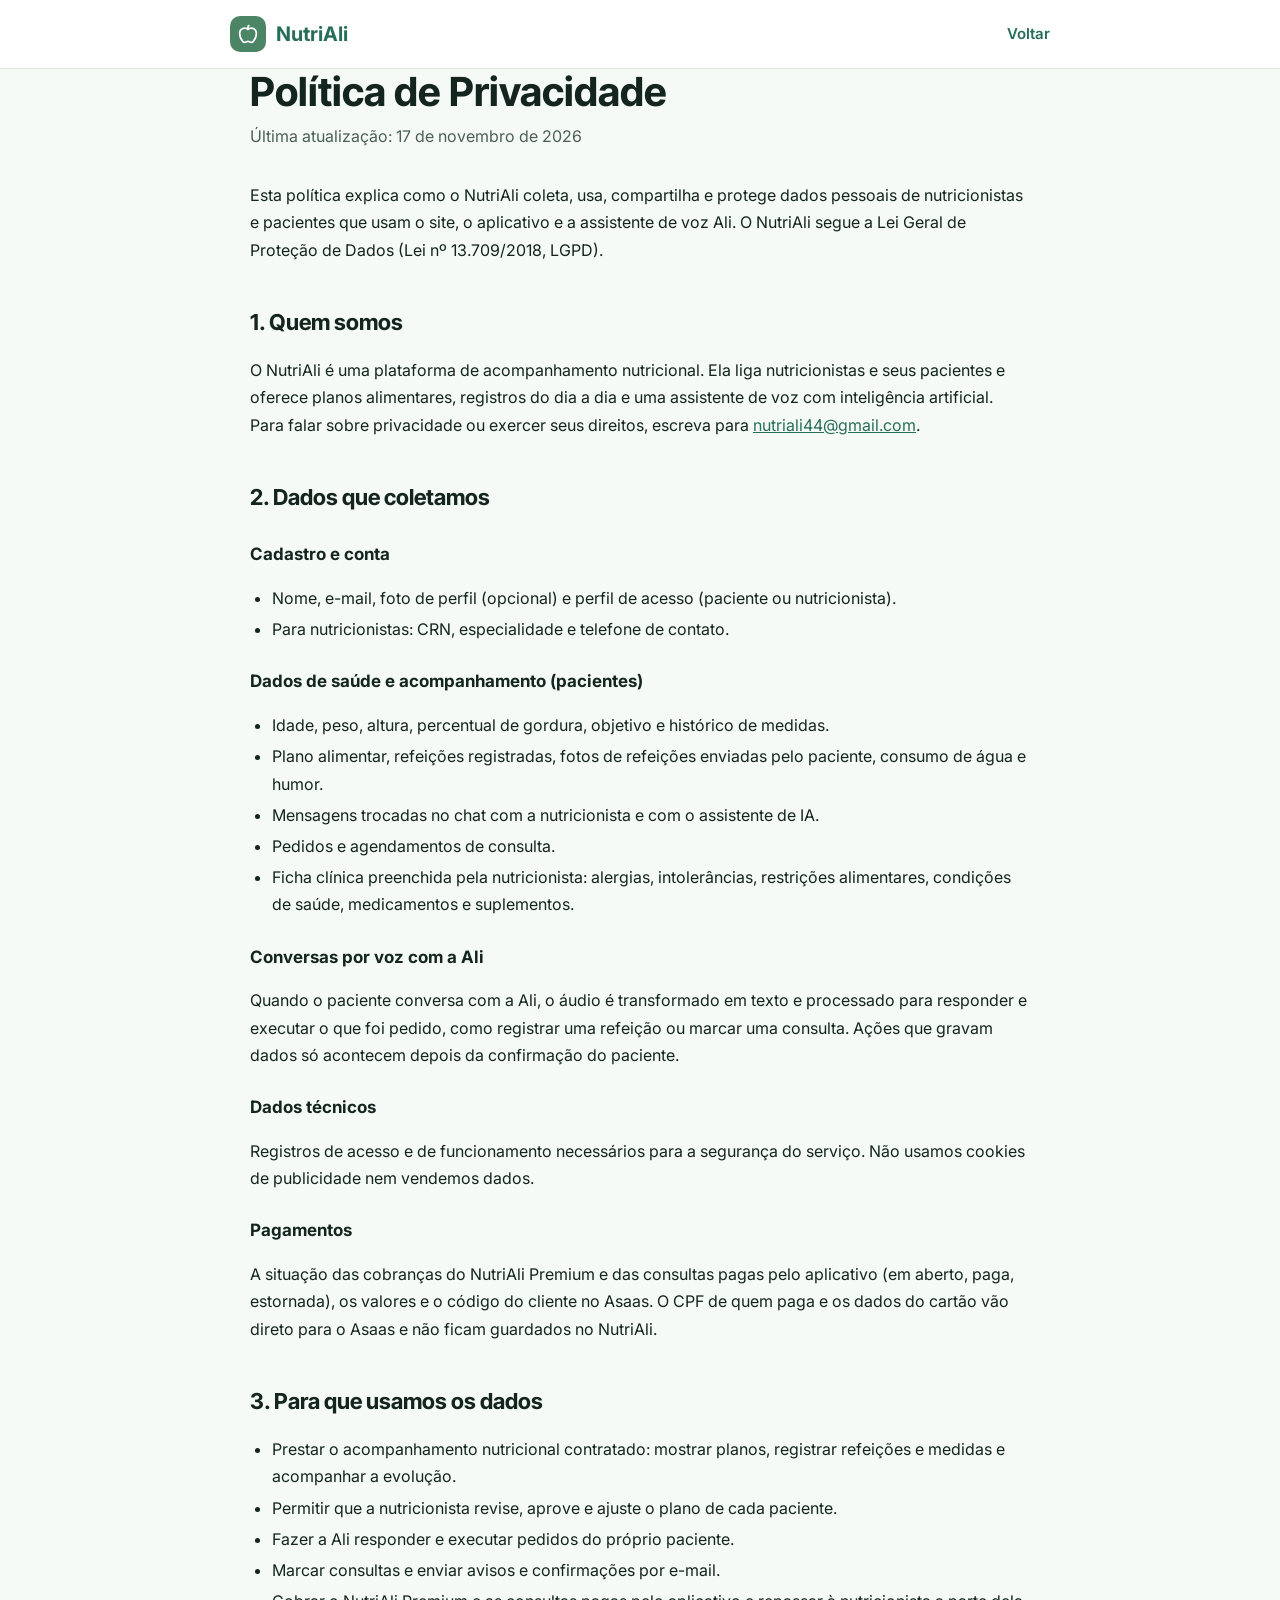
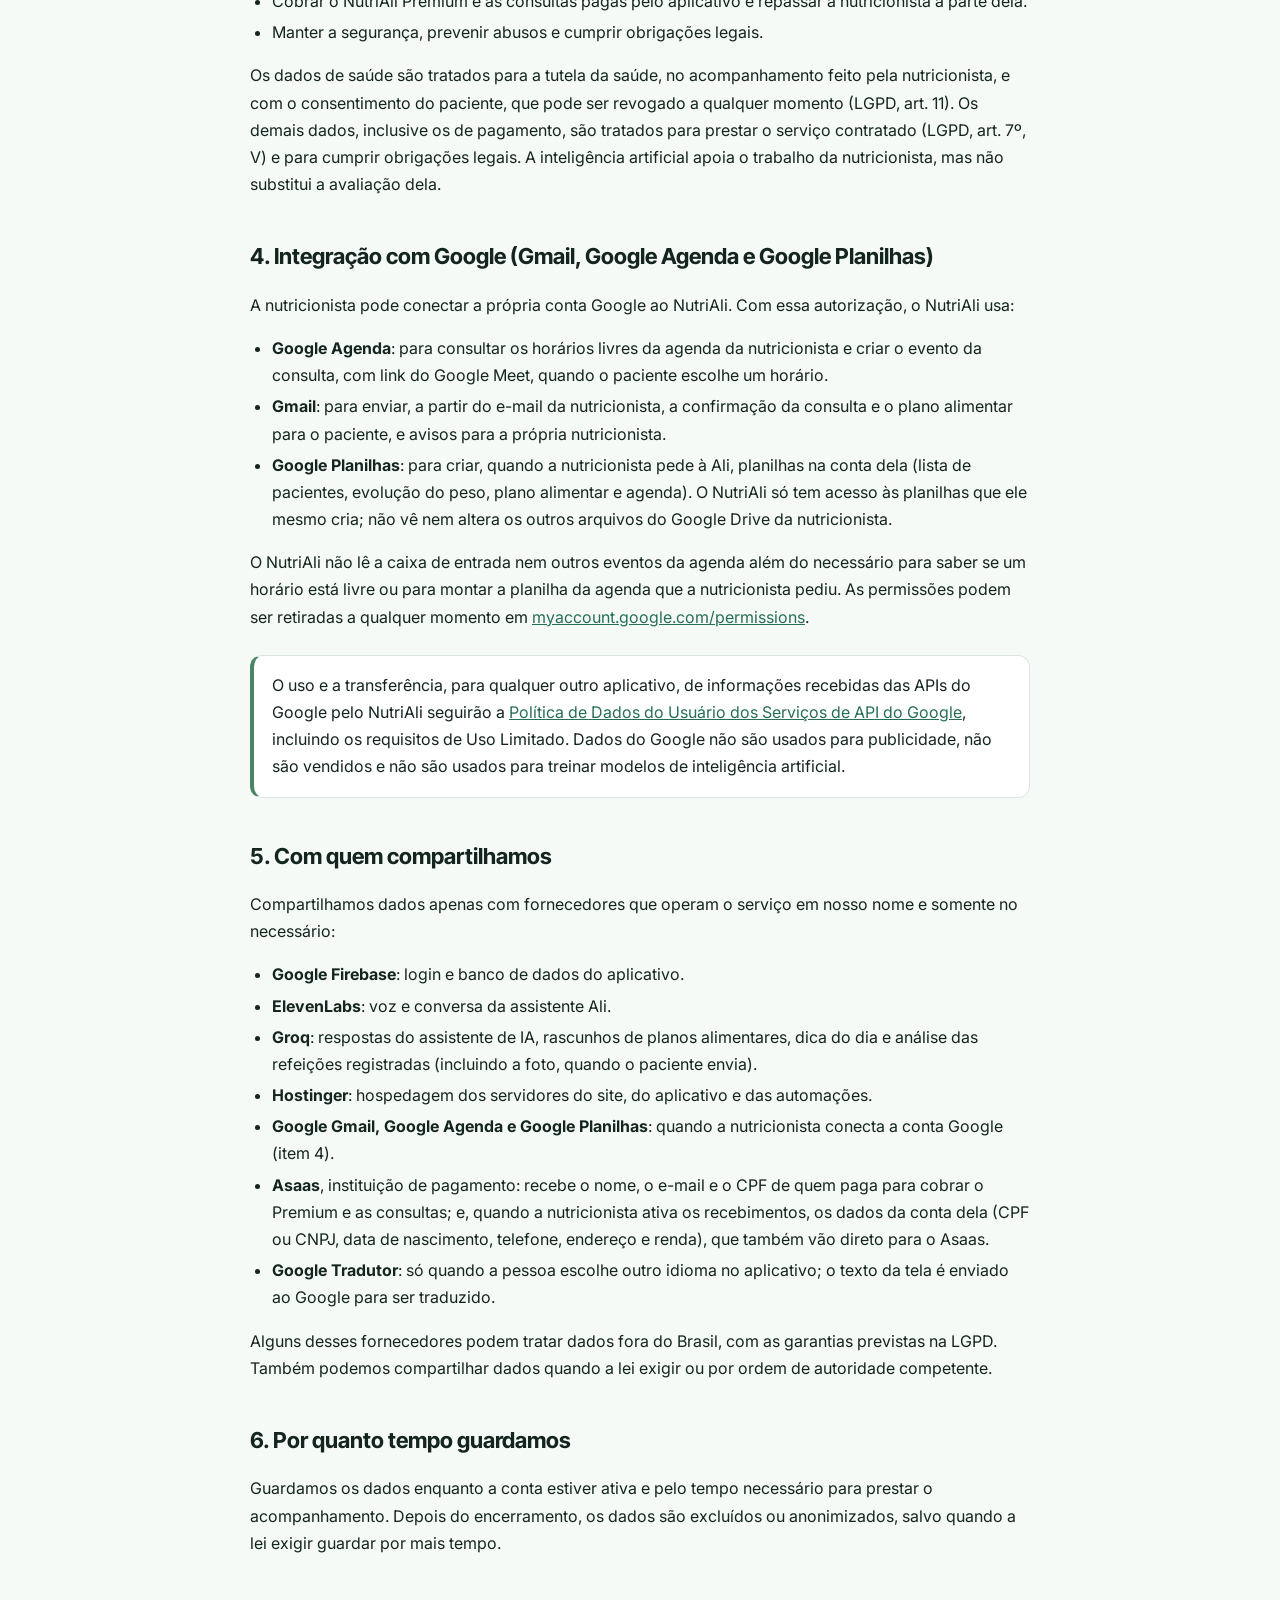
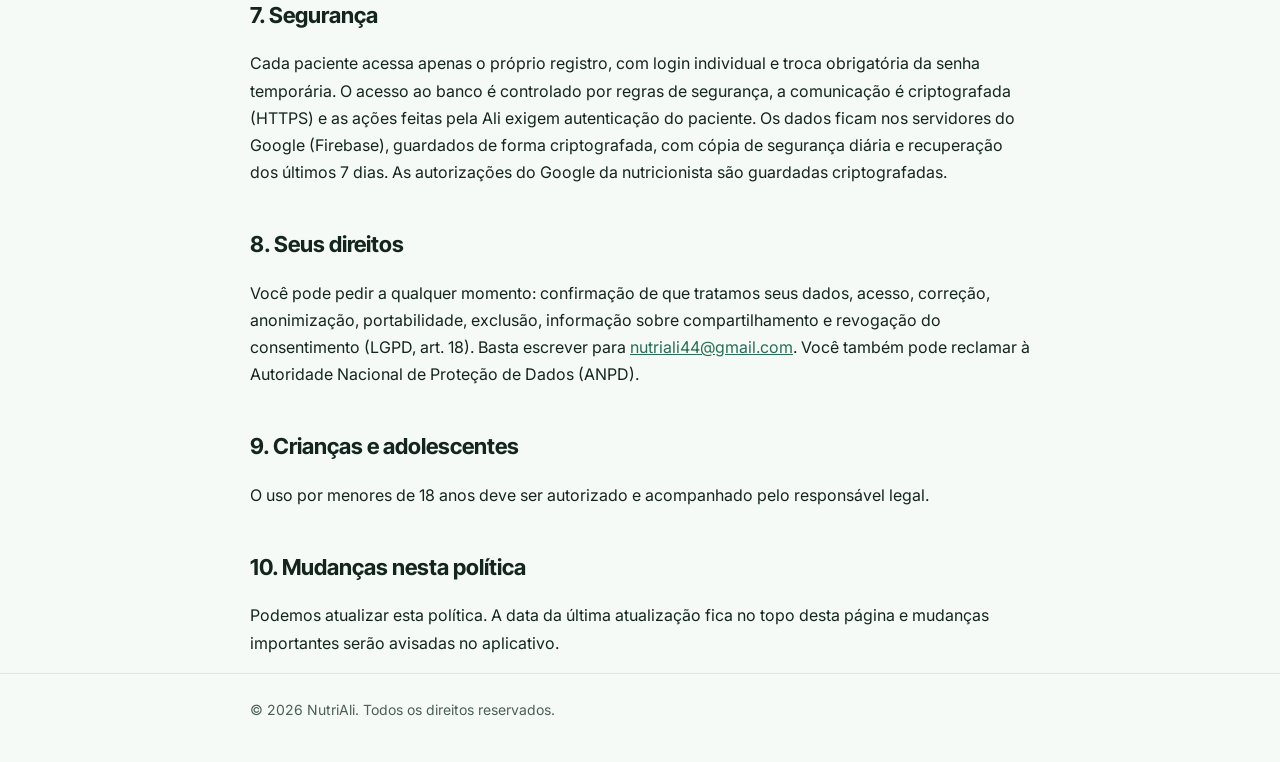
<file: privacidade/index.html>
<!doctype html>
<html lang="pt-BR">
<head>
  <meta charset="utf-8">
  <meta name="viewport" content="width=device-width, initial-scale=1">
  <title>Política de Privacidade — NutriAli</title>
  <meta name="description" content="Como o NutriAli coleta, usa, compartilha e protege os dados de nutricionistas e pacientes.">
  <meta name="theme-color" content="#276e58">
  <link rel="icon" href="../assets/favicon.svg" type="image/svg+xml">
  <link rel="preconnect" href="https://fonts.googleapis.com">
  <link rel="preconnect" href="https://fonts.gstatic.com" crossorigin>
  <link href="https://fonts.googleapis.com/css2?family=Inter:wght@400;500;600;700&family=Inter+Tight:wght@700;800&display=swap" rel="stylesheet">
  <style>
    :root {
      --brand-500: #4c8466;
      --brand-700: #276e58;
      --ink: #14251f;
      --muted: #4b5f57;
      --line: #dbe7e0;
      --bg: #f6faf7;
      --card: #ffffff;
    }
    @media (prefers-color-scheme: dark) {
      :root:not([data-theme="light"]) {
        --ink: #e7f1ec;
        --muted: #a9bdb4;
        --line: #2a3b34;
        --bg: #0f1714;
        --card: #16211d;
      }
    }
    * { box-sizing: border-box; }
    body {
      margin: 0;
      background: var(--bg);
      color: var(--ink);
      font: 16px/1.7 Inter, system-ui, sans-serif;
    }
    header {
      border-bottom: 1px solid var(--line);
      background: var(--card);
    }
    .wrap { max-width: 820px; margin: 0 auto; padding: 0 20px; }
    .top { display: flex; align-items: center; justify-content: space-between; gap: 12px; padding: 16px 0; }
    .brand { display: inline-flex; align-items: center; gap: 10px; color: var(--brand-700); font-weight: 700; font-size: 20px; text-decoration: none; }
    .brand span { width: 36px; height: 36px; border-radius: 10px; background: var(--brand-500); display: grid; place-items: center; }
    .back { color: var(--brand-700); font-weight: 600; text-decoration: none; font-size: 15px; }
    main { padding: 40px 0 64px; }
    h1 { font-family: "Inter Tight", Inter, sans-serif; font-size: clamp(28px, 6vw, 40px); line-height: 1.15; margin: 0 0 8px; }
    .updated { color: var(--muted); margin: 0 0 32px; }
    h2 { font-family: "Inter Tight", Inter, sans-serif; font-size: 22px; margin: 40px 0 8px; }
    h3 { font-size: 17px; margin: 24px 0 4px; }
    p, li { color: var(--ink); }
    ul { padding-left: 22px; }
    li { margin: 4px 0; }
    .note {
      background: var(--card);
      border: 1px solid var(--line);
      border-left: 4px solid var(--brand-500);
      border-radius: 12px;
      padding: 16px 18px;
      margin: 24px 0;
    }
    a { color: var(--brand-700); }
    footer { border-top: 1px solid var(--line); color: var(--muted); font-size: 14px; padding: 24px 0 40px; }
  </style>
</head>
<body>
  <header>
    <div class="wrap top">
      <a class="brand" href="../">
        <span><svg width="20" height="20" viewBox="0 0 24 24" fill="none" stroke="#fff" stroke-width="2" stroke-linecap="round" stroke-linejoin="round" aria-hidden="true"><path d="M12 6.528V3a1 1 0 0 1 1-1h0"/><path d="M18.237 21A15 15 0 0 0 22 11a6 6 0 0 0-10-4.472A6 6 0 0 0 2 11a15.1 15.1 0 0 0 3.763 10 3 3 0 0 0 3.648.648 5.5 5.5 0 0 1 5.178 0A3 3 0 0 0 18.237 21"/></svg></span>
        NutriAli
      </a>
      <a class="back" href="../">Voltar</a>
    </div>
  </header>

  <main class="wrap">
    <h1>Política de Privacidade</h1>
    <p class="updated">Última atualização: 17 de novembro de 2026</p>

    <p>Esta política explica como o NutriAli coleta, usa, compartilha e protege dados pessoais de
      nutricionistas e pacientes que usam o site, o aplicativo e a assistente de voz Ali. O NutriAli segue a
      Lei Geral de Proteção de Dados (Lei nº 13.709/2018, LGPD).</p>

    <h2>1. Quem somos</h2>
    <p>O NutriAli é uma plataforma de acompanhamento nutricional. Ela liga nutricionistas e seus pacientes
      e oferece planos alimentares, registros do dia a dia e uma assistente de voz com inteligência artificial.
      Para falar sobre privacidade ou exercer seus direitos, escreva para
      <a href="mailto:nutriali44@gmail.com">nutriali44@gmail.com</a>.</p>

    <h2>2. Dados que coletamos</h2>
    <h3>Cadastro e conta</h3>
    <ul>
      <li>Nome, e-mail, foto de perfil (opcional) e perfil de acesso (paciente ou nutricionista).</li>
      <li>Para nutricionistas: CRN, especialidade e telefone de contato.</li>
    </ul>
    <h3>Dados de saúde e acompanhamento (pacientes)</h3>
    <ul>
      <li>Idade, peso, altura, percentual de gordura, objetivo e histórico de medidas.</li>
      <li>Plano alimentar, refeições registradas, fotos de refeições enviadas pelo paciente, consumo de água e humor.</li>
      <li>Mensagens trocadas no chat com a nutricionista e com o assistente de IA.</li>
      <li>Pedidos e agendamentos de consulta.</li>
      <li>Ficha clínica preenchida pela nutricionista: alergias, intolerâncias, restrições alimentares, condições de saúde, medicamentos e suplementos.</li>
    </ul>
    <h3>Conversas por voz com a Ali</h3>
    <p>Quando o paciente conversa com a Ali, o áudio é transformado em texto e processado para responder e
      executar o que foi pedido, como registrar uma refeição ou marcar uma consulta. Ações que gravam dados só
      acontecem depois da confirmação do paciente.</p>
    <h3>Dados técnicos</h3>
    <p>Registros de acesso e de funcionamento necessários para a segurança do serviço. Não usamos cookies de
      publicidade nem vendemos dados.</p>
    <h3>Pagamentos</h3>
    <p>A situação das cobranças do NutriAli Premium e das consultas pagas pelo aplicativo (em aberto, paga,
      estornada), os valores e o código do cliente no Asaas. O CPF de quem paga e os dados do cartão vão direto
      para o Asaas e não ficam guardados no NutriAli.</p>

    <h2>3. Para que usamos os dados</h2>
    <ul>
      <li>Prestar o acompanhamento nutricional contratado: mostrar planos, registrar refeições e medidas e acompanhar a evolução.</li>
      <li>Permitir que a nutricionista revise, aprove e ajuste o plano de cada paciente.</li>
      <li>Fazer a Ali responder e executar pedidos do próprio paciente.</li>
      <li>Marcar consultas e enviar avisos e confirmações por e-mail.</li>
      <li>Cobrar o NutriAli Premium e as consultas pagas pelo aplicativo e repassar à nutricionista a parte dela.</li>
      <li>Manter a segurança, prevenir abusos e cumprir obrigações legais.</li>
    </ul>
    <p>Os dados de saúde são tratados para a tutela da saúde, no acompanhamento feito pela nutricionista, e com o
      consentimento do paciente, que pode ser revogado a qualquer momento (LGPD, art. 11). Os demais dados, inclusive
      os de pagamento, são tratados para prestar o serviço contratado (LGPD, art. 7º, V) e para cumprir obrigações
      legais. A inteligência artificial apoia o trabalho da nutricionista, mas não substitui a avaliação dela.</p>

    <h2>4. Integração com Google (Gmail, Google Agenda e Google Planilhas)</h2>
    <p>A nutricionista pode conectar a própria conta Google ao NutriAli. Com essa autorização, o NutriAli usa:</p>
    <ul>
      <li><strong>Google Agenda</strong>: para consultar os horários livres da agenda da nutricionista e criar o evento da
        consulta, com link do Google Meet, quando o paciente escolhe um horário.</li>
      <li><strong>Gmail</strong>: para enviar, a partir do e-mail da nutricionista, a confirmação da consulta e o plano
        alimentar para o paciente, e avisos para a própria nutricionista.</li>
      <li><strong>Google Planilhas</strong>: para criar, quando a nutricionista pede à Ali, planilhas na conta dela (lista de
        pacientes, evolução do peso, plano alimentar e agenda). O NutriAli só tem acesso às planilhas que ele mesmo cria;
        não vê nem altera os outros arquivos do Google Drive da nutricionista.</li>
    </ul>
    <p>O NutriAli não lê a caixa de entrada nem outros eventos da agenda além do necessário para saber se um horário
      está livre ou para montar a planilha da agenda que a nutricionista pediu. As permissões podem ser retiradas a qualquer momento em
      <a href="https://myaccount.google.com/permissions" rel="noopener">myaccount.google.com/permissions</a>.</p>
    <div class="note">
      O uso e a transferência, para qualquer outro aplicativo, de informações recebidas das APIs do Google pelo NutriAli
      seguirão a <a href="https://developers.google.com/terms/api-services-user-data-policy" rel="noopener">Política de Dados do
      Usuário dos Serviços de API do Google</a>, incluindo os requisitos de Uso Limitado. Dados do Google não são usados
      para publicidade, não são vendidos e não são usados para treinar modelos de inteligência artificial.
    </div>

    <h2>5. Com quem compartilhamos</h2>
    <p>Compartilhamos dados apenas com fornecedores que operam o serviço em nosso nome e somente no necessário:</p>
    <ul>
      <li><strong>Google Firebase</strong>: login e banco de dados do aplicativo.</li>
      <li><strong>ElevenLabs</strong>: voz e conversa da assistente Ali.</li>
      <li><strong>Groq</strong>: respostas do assistente de IA, rascunhos de planos alimentares, dica do dia e análise das
        refeições registradas (incluindo a foto, quando o paciente envia).</li>
      <li><strong>Hostinger</strong>: hospedagem dos servidores do site, do aplicativo e das automações.</li>
      <li><strong>Google Gmail, Google Agenda e Google Planilhas</strong>: quando a nutricionista conecta a conta Google (item 4).</li>
      <li><strong>Asaas</strong>, instituição de pagamento: recebe o nome, o e-mail e o CPF de quem paga para cobrar o
        Premium e as consultas; e, quando a nutricionista ativa os recebimentos, os dados da conta dela (CPF ou CNPJ, data
        de nascimento, telefone, endereço e renda), que também vão direto para o Asaas.</li>
      <li><strong>Google Tradutor</strong>: só quando a pessoa escolhe outro idioma no aplicativo; o texto da tela é enviado
        ao Google para ser traduzido.</li>
    </ul>
    <p>Alguns desses fornecedores podem tratar dados fora do Brasil, com as garantias previstas na LGPD.
      Também podemos compartilhar dados quando a lei exigir ou por ordem de autoridade competente.</p>

    <h2>6. Por quanto tempo guardamos</h2>
    <p>Guardamos os dados enquanto a conta estiver ativa e pelo tempo necessário para prestar o acompanhamento.
      Depois do encerramento, os dados são excluídos ou anonimizados, salvo quando a lei exigir guardar por mais tempo.</p>

    <h2>7. Segurança</h2>
    <p>Cada paciente acessa apenas o próprio registro, com login individual e troca obrigatória da senha temporária.
      O acesso ao banco é controlado por regras de segurança, a comunicação é criptografada (HTTPS) e as ações feitas
      pela Ali exigem autenticação do paciente. Os dados ficam nos servidores do Google (Firebase), guardados de forma criptografada, com cópia de segurança diária e recuperação dos últimos 7 dias. As autorizações do Google da nutricionista são guardadas criptografadas.</p>

    <h2>8. Seus direitos</h2>
    <p>Você pode pedir a qualquer momento: confirmação de que tratamos seus dados, acesso, correção, anonimização,
      portabilidade, exclusão, informação sobre compartilhamento e revogação do consentimento (LGPD, art. 18).
      Basta escrever para <a href="mailto:nutriali44@gmail.com">nutriali44@gmail.com</a>. Você também pode
      reclamar à Autoridade Nacional de Proteção de Dados (ANPD).</p>

    <h2>9. Crianças e adolescentes</h2>
    <p>O uso por menores de 18 anos deve ser autorizado e acompanhado pelo responsável legal.</p>

    <h2>10. Mudanças nesta política</h2>
    <p>Podemos atualizar esta política. A data da última atualização fica no topo desta página e mudanças importantes
      serão avisadas no aplicativo.</p>
  </main>

  <footer>
    <div class="wrap">© 2026 NutriAli. Todos os direitos reservados.</div>
  </footer>
</body>
</html>
</file>
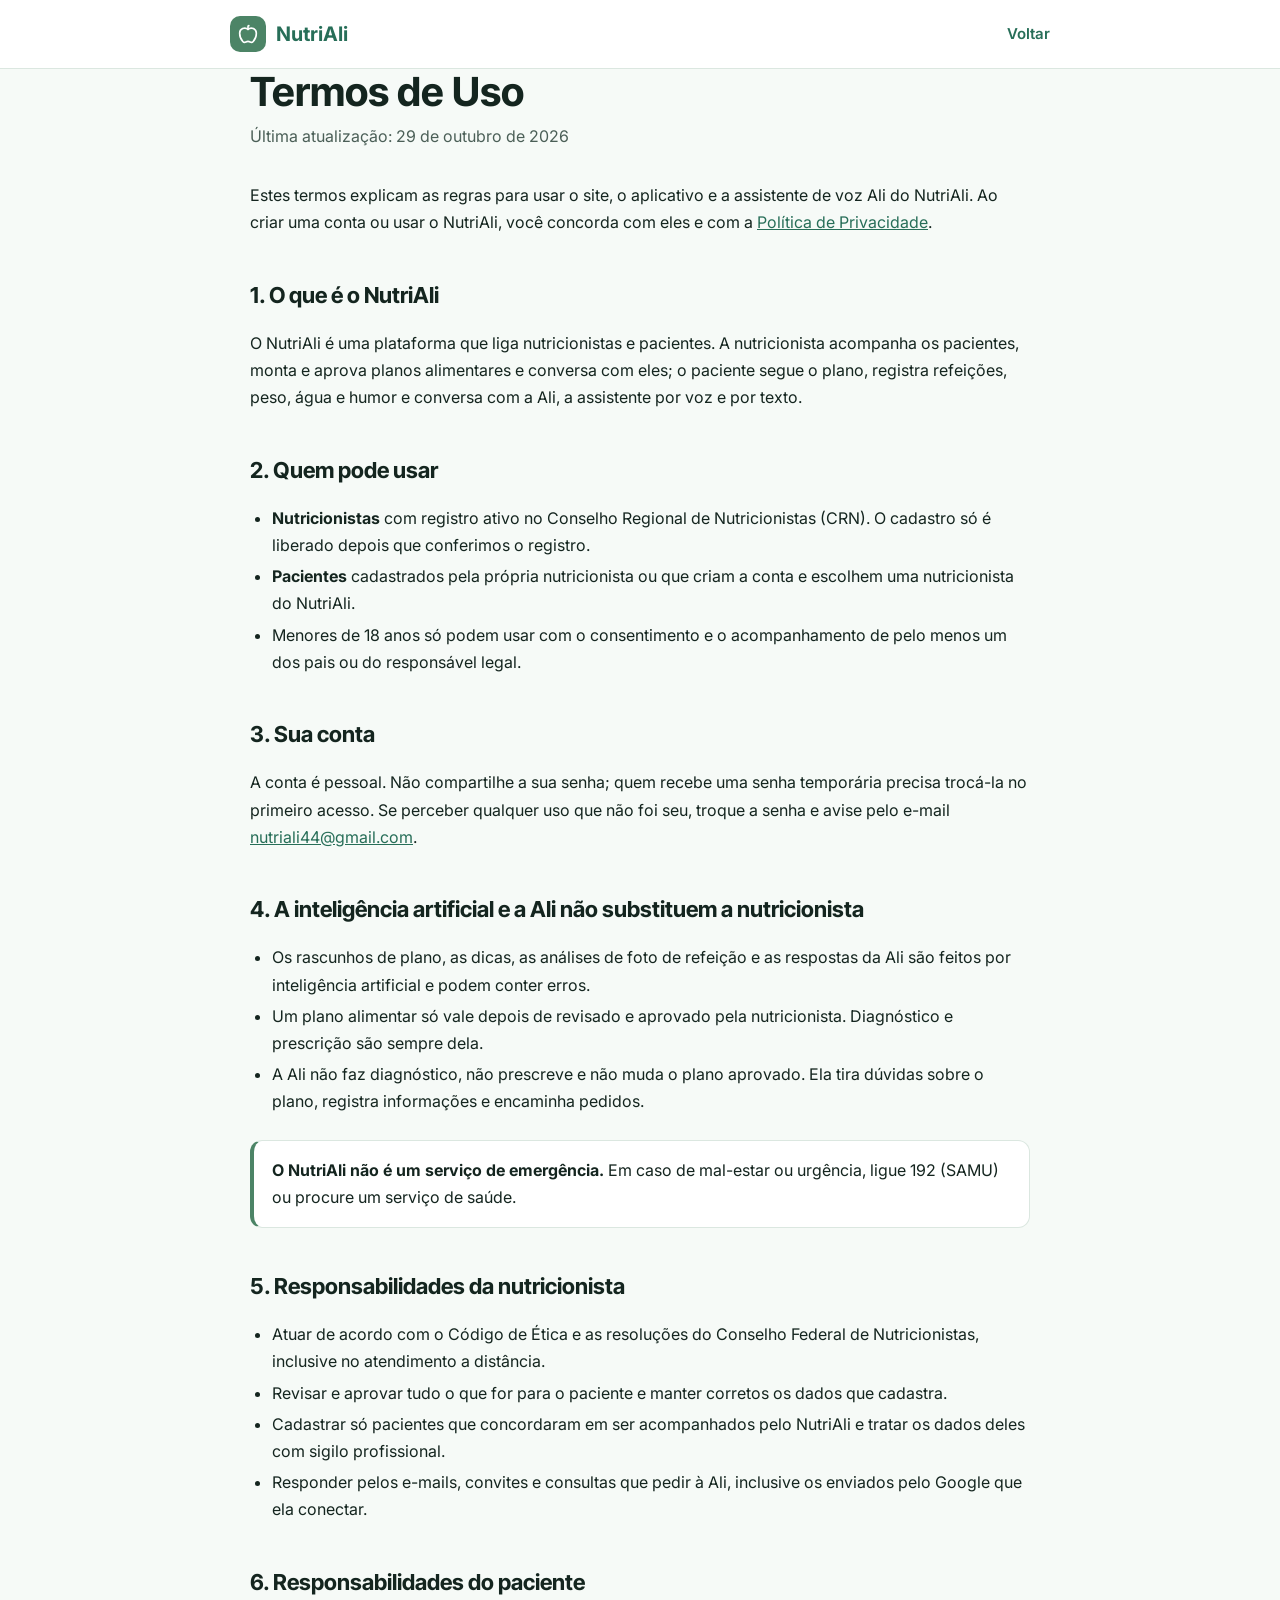
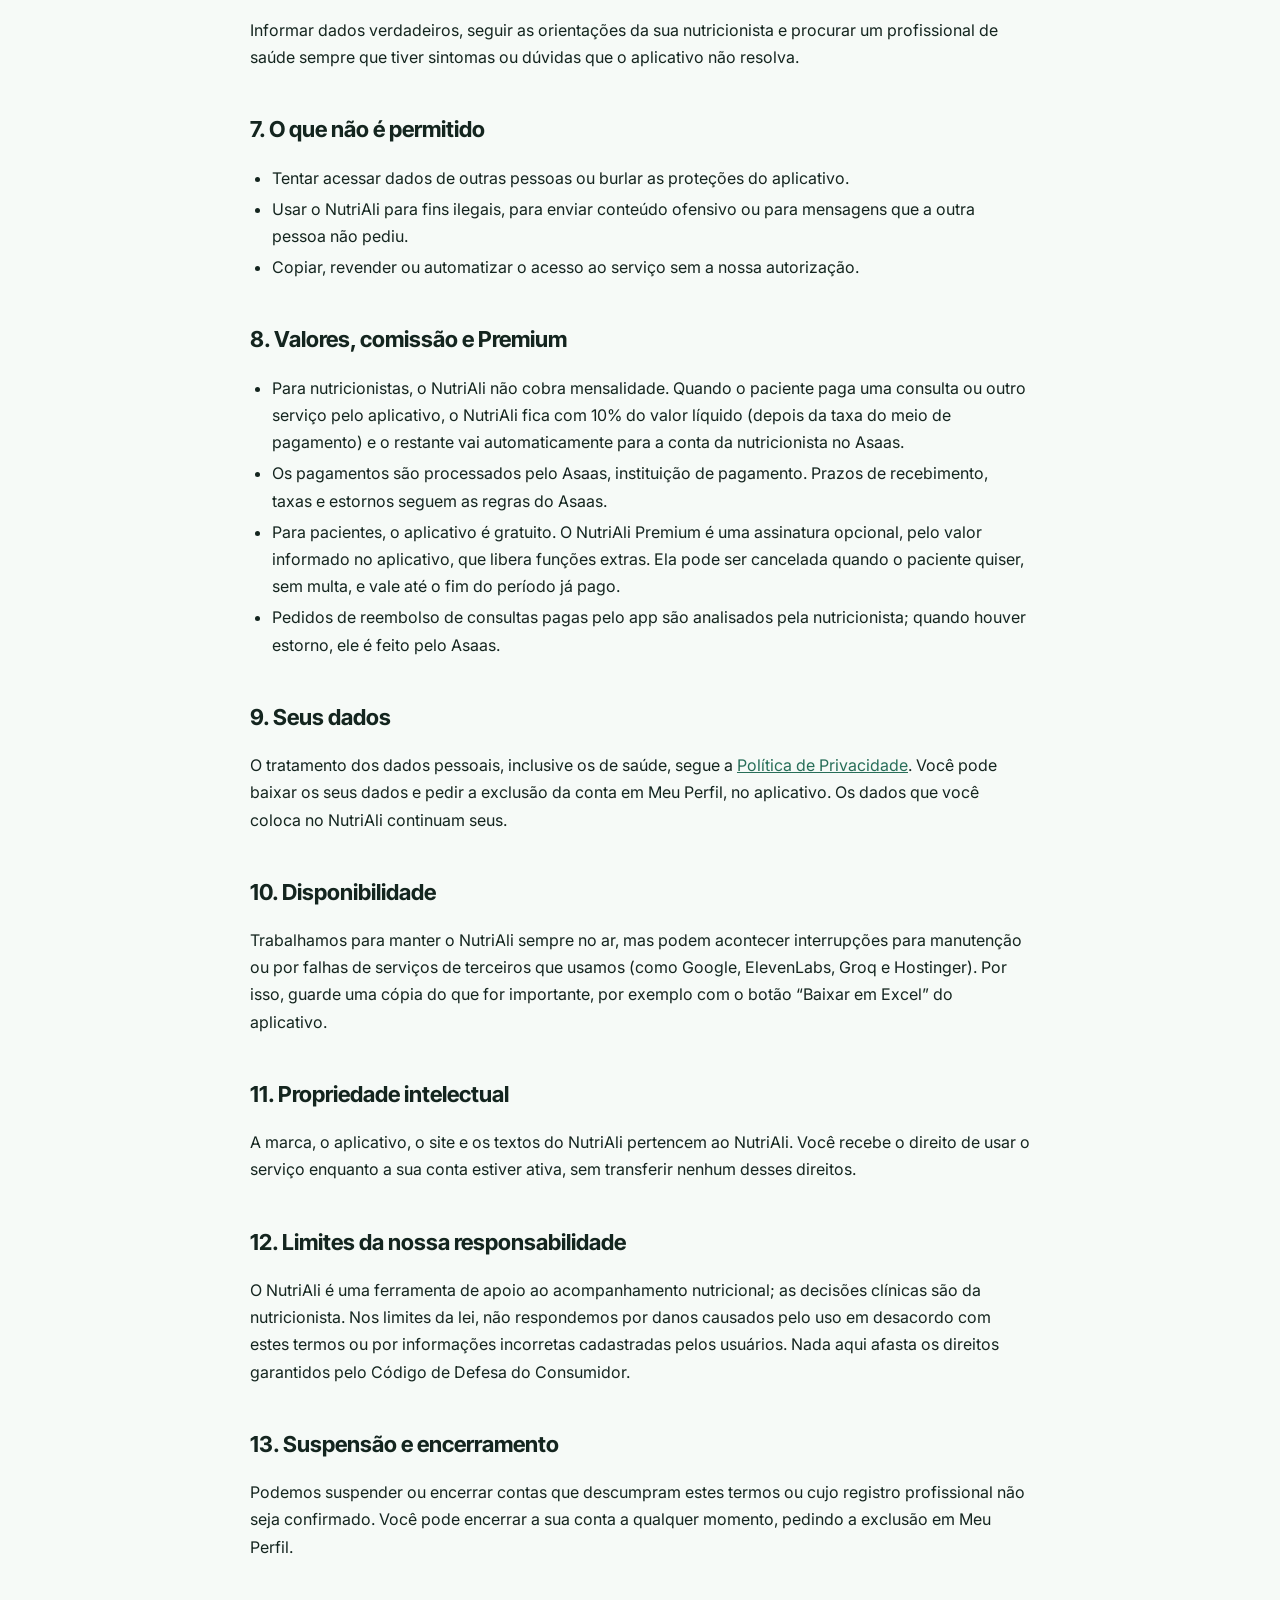
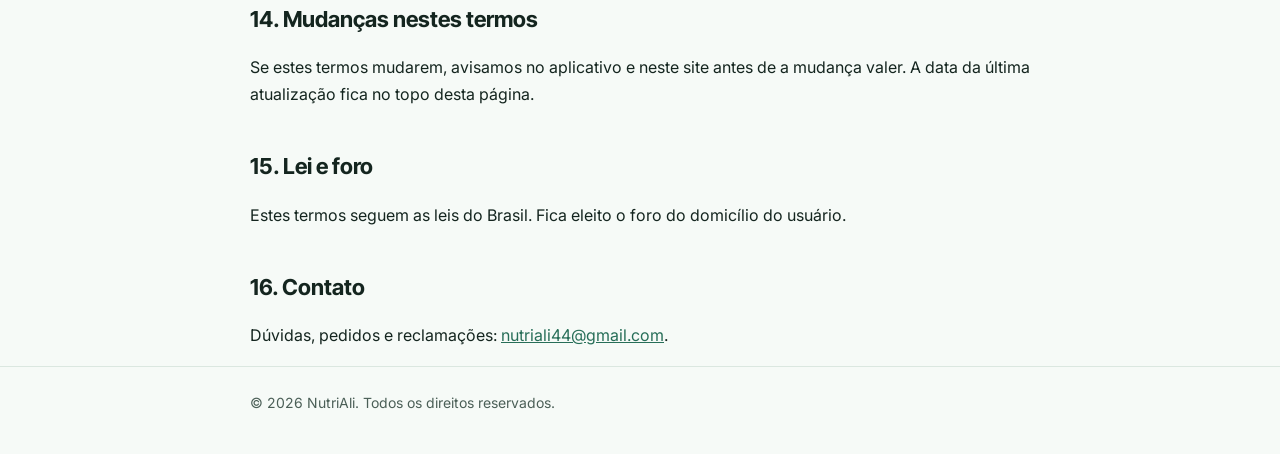
<file: termos/index.html>
<!doctype html>
<html lang="pt-BR">
<head>
  <meta charset="utf-8">
  <meta name="viewport" content="width=device-width, initial-scale=1">
  <title>Termos de Uso — NutriAli</title>
  <meta name="description" content="As regras de uso do NutriAli para nutricionistas e pacientes: contas, inteligência artificial, planos, cancelamento e responsabilidades.">
  <meta name="theme-color" content="#276e58">
  <link rel="icon" href="../assets/favicon.svg" type="image/svg+xml">
  <link rel="preconnect" href="https://fonts.googleapis.com">
  <link rel="preconnect" href="https://fonts.gstatic.com" crossorigin>
  <link href="https://fonts.googleapis.com/css2?family=Inter:wght@400;500;600;700&family=Inter+Tight:wght@700;800&display=swap" rel="stylesheet">
  <style>
    :root {
      --brand-500: #4c8466;
      --brand-700: #276e58;
      --ink: #14251f;
      --muted: #4b5f57;
      --line: #dbe7e0;
      --bg: #f6faf7;
      --card: #ffffff;
    }
    @media (prefers-color-scheme: dark) {
      :root:not([data-theme="light"]) {
        --ink: #e7f1ec;
        --muted: #a9bdb4;
        --line: #2a3b34;
        --bg: #0f1714;
        --card: #16211d;
      }
    }
    * { box-sizing: border-box; }
    body {
      margin: 0;
      background: var(--bg);
      color: var(--ink);
      font: 16px/1.7 Inter, system-ui, sans-serif;
    }
    header {
      border-bottom: 1px solid var(--line);
      background: var(--card);
    }
    .wrap { max-width: 820px; margin: 0 auto; padding: 0 20px; }
    .top { display: flex; align-items: center; justify-content: space-between; gap: 12px; padding: 16px 0; }
    .brand { display: inline-flex; align-items: center; gap: 10px; color: var(--brand-700); font-weight: 700; font-size: 20px; text-decoration: none; }
    .brand span { width: 36px; height: 36px; border-radius: 10px; background: var(--brand-500); display: grid; place-items: center; }
    .back { color: var(--brand-700); font-weight: 600; text-decoration: none; font-size: 15px; }
    main { padding: 40px 0 64px; }
    h1 { font-family: "Inter Tight", Inter, sans-serif; font-size: clamp(28px, 6vw, 40px); line-height: 1.15; margin: 0 0 8px; }
    .updated { color: var(--muted); margin: 0 0 32px; }
    h2 { font-family: "Inter Tight", Inter, sans-serif; font-size: 22px; margin: 40px 0 8px; }
    h3 { font-size: 17px; margin: 24px 0 4px; }
    p, li { color: var(--ink); }
    ul { padding-left: 22px; }
    li { margin: 4px 0; }
    .note {
      background: var(--card);
      border: 1px solid var(--line);
      border-left: 4px solid var(--brand-500);
      border-radius: 12px;
      padding: 16px 18px;
      margin: 24px 0;
    }
    a { color: var(--brand-700); }
    footer { border-top: 1px solid var(--line); color: var(--muted); font-size: 14px; padding: 24px 0 40px; }
  </style>
</head>
<body>
  <header>
    <div class="wrap top">
      <a class="brand" href="../">
        <span><svg width="20" height="20" viewBox="0 0 24 24" fill="none" stroke="#fff" stroke-width="2" stroke-linecap="round" stroke-linejoin="round" aria-hidden="true"><path d="M12 6.528V3a1 1 0 0 1 1-1h0"/><path d="M18.237 21A15 15 0 0 0 22 11a6 6 0 0 0-10-4.472A6 6 0 0 0 2 11a15.1 15.1 0 0 0 3.763 10 3 3 0 0 0 3.648.648 5.5 5.5 0 0 1 5.178 0A3 3 0 0 0 18.237 21"/></svg></span>
        NutriAli
      </a>
      <a class="back" href="../">Voltar</a>
    </div>
  </header>

  <main class="wrap">
    <h1>Termos de Uso</h1>
    <p class="updated">Última atualização: 29 de outubro de 2026</p>

    <p>Estes termos explicam as regras para usar o site, o aplicativo e a assistente de voz Ali do NutriAli.
      Ao criar uma conta ou usar o NutriAli, você concorda com eles e com a <a href="../privacidade/">Política de Privacidade</a>.</p>

    <h2>1. O que é o NutriAli</h2>
    <p>O NutriAli é uma plataforma que liga nutricionistas e pacientes. A nutricionista acompanha os pacientes, monta e aprova
      planos alimentares e conversa com eles; o paciente segue o plano, registra refeições, peso, água e humor e conversa com a Ali,
      a assistente por voz e por texto.</p>

    <h2>2. Quem pode usar</h2>
    <ul>
      <li><strong>Nutricionistas</strong> com registro ativo no Conselho Regional de Nutricionistas (CRN). O cadastro só é liberado depois que conferimos o registro.</li>
      <li><strong>Pacientes</strong> cadastrados pela própria nutricionista ou que criam a conta e escolhem uma nutricionista do NutriAli.</li>
      <li>Menores de 18 anos só podem usar com o consentimento e o acompanhamento de pelo menos um dos pais ou do responsável legal.</li>
    </ul>

    <h2>3. Sua conta</h2>
    <p>A conta é pessoal. Não compartilhe a sua senha; quem recebe uma senha temporária precisa trocá-la no primeiro acesso.
      Se perceber qualquer uso que não foi seu, troque a senha e avise pelo e-mail <a href="mailto:nutriali44@gmail.com">nutriali44@gmail.com</a>.</p>

    <h2>4. A inteligência artificial e a Ali não substituem a nutricionista</h2>
    <ul>
      <li>Os rascunhos de plano, as dicas, as análises de foto de refeição e as respostas da Ali são feitos por inteligência artificial e podem conter erros.</li>
      <li>Um plano alimentar só vale depois de revisado e aprovado pela nutricionista. Diagnóstico e prescrição são sempre dela.</li>
      <li>A Ali não faz diagnóstico, não prescreve e não muda o plano aprovado. Ela tira dúvidas sobre o plano, registra informações e encaminha pedidos.</li>
    </ul>
    <p class="note"><strong>O NutriAli não é um serviço de emergência.</strong> Em caso de mal-estar ou urgência, ligue 192 (SAMU) ou procure um serviço de saúde.</p>

    <h2>5. Responsabilidades da nutricionista</h2>
    <ul>
      <li>Atuar de acordo com o Código de Ética e as resoluções do Conselho Federal de Nutricionistas, inclusive no atendimento a distância.</li>
      <li>Revisar e aprovar tudo o que for para o paciente e manter corretos os dados que cadastra.</li>
      <li>Cadastrar só pacientes que concordaram em ser acompanhados pelo NutriAli e tratar os dados deles com sigilo profissional.</li>
      <li>Responder pelos e-mails, convites e consultas que pedir à Ali, inclusive os enviados pelo Google que ela conectar.</li>
    </ul>

    <h2>6. Responsabilidades do paciente</h2>
    <p>Informar dados verdadeiros, seguir as orientações da sua nutricionista e procurar um profissional de saúde sempre que tiver
      sintomas ou dúvidas que o aplicativo não resolva.</p>

    <h2>7. O que não é permitido</h2>
    <ul>
      <li>Tentar acessar dados de outras pessoas ou burlar as proteções do aplicativo.</li>
      <li>Usar o NutriAli para fins ilegais, para enviar conteúdo ofensivo ou para mensagens que a outra pessoa não pediu.</li>
      <li>Copiar, revender ou automatizar o acesso ao serviço sem a nossa autorização.</li>
    </ul>

    <h2>8. Valores, comissão e Premium</h2>
    <ul>
      <li>Para nutricionistas, o NutriAli não cobra mensalidade. Quando o paciente paga uma consulta ou outro serviço pelo aplicativo, o NutriAli fica com 10% do valor líquido (depois da taxa do meio de pagamento) e o restante vai automaticamente para a conta da nutricionista no Asaas.</li>
      <li>Os pagamentos são processados pelo Asaas, instituição de pagamento. Prazos de recebimento, taxas e estornos seguem as regras do Asaas.</li>
      <li>Para pacientes, o aplicativo é gratuito. O NutriAli Premium é uma assinatura opcional, pelo valor informado no aplicativo, que libera funções extras. Ela pode ser cancelada quando o paciente quiser, sem multa, e vale até o fim do período já pago.</li>
      <li>Pedidos de reembolso de consultas pagas pelo app são analisados pela nutricionista; quando houver estorno, ele é feito pelo Asaas.</li>
    </ul>

    <h2>9. Seus dados</h2>
    <p>O tratamento dos dados pessoais, inclusive os de saúde, segue a <a href="../privacidade/">Política de Privacidade</a>.
      Você pode baixar os seus dados e pedir a exclusão da conta em Meu Perfil, no aplicativo. Os dados que você coloca no NutriAli continuam seus.</p>

    <h2>10. Disponibilidade</h2>
    <p>Trabalhamos para manter o NutriAli sempre no ar, mas podem acontecer interrupções para manutenção ou por falhas de serviços de
      terceiros que usamos (como Google, ElevenLabs, Groq e Hostinger). Por isso, guarde uma cópia do que for importante, por exemplo com
      o botão &ldquo;Baixar em Excel&rdquo; do aplicativo.</p>

    <h2>11. Propriedade intelectual</h2>
    <p>A marca, o aplicativo, o site e os textos do NutriAli pertencem ao NutriAli. Você recebe o direito de usar o serviço enquanto a sua
      conta estiver ativa, sem transferir nenhum desses direitos.</p>

    <h2>12. Limites da nossa responsabilidade</h2>
    <p>O NutriAli é uma ferramenta de apoio ao acompanhamento nutricional; as decisões clínicas são da nutricionista. Nos limites da lei,
      não respondemos por danos causados pelo uso em desacordo com estes termos ou por informações incorretas cadastradas pelos usuários.
      Nada aqui afasta os direitos garantidos pelo Código de Defesa do Consumidor.</p>

    <h2>13. Suspensão e encerramento</h2>
    <p>Podemos suspender ou encerrar contas que descumpram estes termos ou cujo registro profissional não seja confirmado. Você pode
      encerrar a sua conta a qualquer momento, pedindo a exclusão em Meu Perfil.</p>

    <h2>14. Mudanças nestes termos</h2>
    <p>Se estes termos mudarem, avisamos no aplicativo e neste site antes de a mudança valer. A data da última atualização fica no topo desta página.</p>

    <h2>15. Lei e foro</h2>
    <p>Estes termos seguem as leis do Brasil. Fica eleito o foro do domicílio do usuário.</p>

    <h2>16. Contato</h2>
    <p>Dúvidas, pedidos e reclamações: <a href="mailto:nutriali44@gmail.com">nutriali44@gmail.com</a>.</p>
  </main>

  <footer>
    <div class="wrap">© 2026 NutriAli. Todos os direitos reservados.</div>
  </footer>
</body>
</html>
</file>
